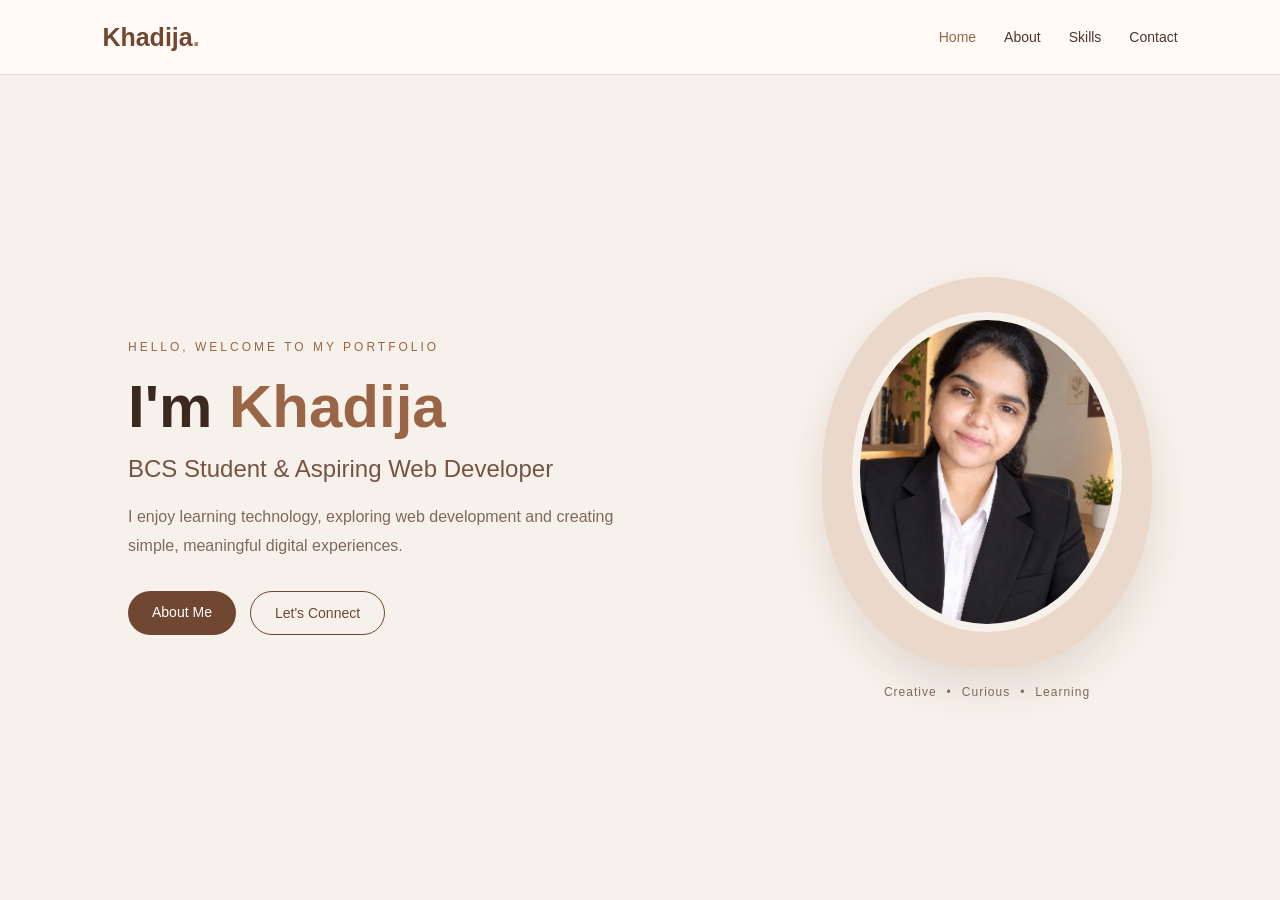
<file: index.html>
<!DOCTYPE html>
<html lang="en">

<head>
    <meta charset="UTF-8">
    <meta name="viewport" content="width=device-width, initial-scale=1.0">

    <title>Khadija | Portfolio</title>

    <link rel="stylesheet" href="style.css">
</head>

<body>

<header>

    <div class="logo">
        Khadija<span>.</span>
    </div>

    <nav>
        <a href="index.html" class="active">Home</a>
        <a href="about.html">About</a>
        <a href="skills.html">Skills</a>
        <a href="contact.html">Contact</a>
    </nav>

</header>


<main class="home">

    <div class="home-text">

        <p class="welcome">
            HELLO, WELCOME TO MY PORTFOLIO
        </p>

        <h1>
            I'm <span>Khadija</span>
        </h1>

        <h2>
            BCS Student &amp; Aspiring Web Developer
        </h2>

        <p class="intro">
            I enjoy learning technology, exploring web development
            and creating simple, meaningful digital experiences.
        </p>

        <div class="buttons">

            <a href="about.html" class="btn">
                About Me
            </a>

            <a href="contact.html" class="outline-btn">
                Let's Connect
            </a>

        </div>

    </div>


    <div class="profile-area">

        <div class="profile-shape">

            <!-- Your photo can be added here later -->

            <div class="photo-placeholder">
    <img src="profile.jpg" alt="Khadija Profile Photo">
</div>
        </div>

        <div class="profile-caption">
            <span>Creative</span>
            <span>•</span>
            <span>Curious</span>
            <span>•</span>
            <span>Learning</span>
        </div>

    </div>

</main>

</body>
</html>
</file>
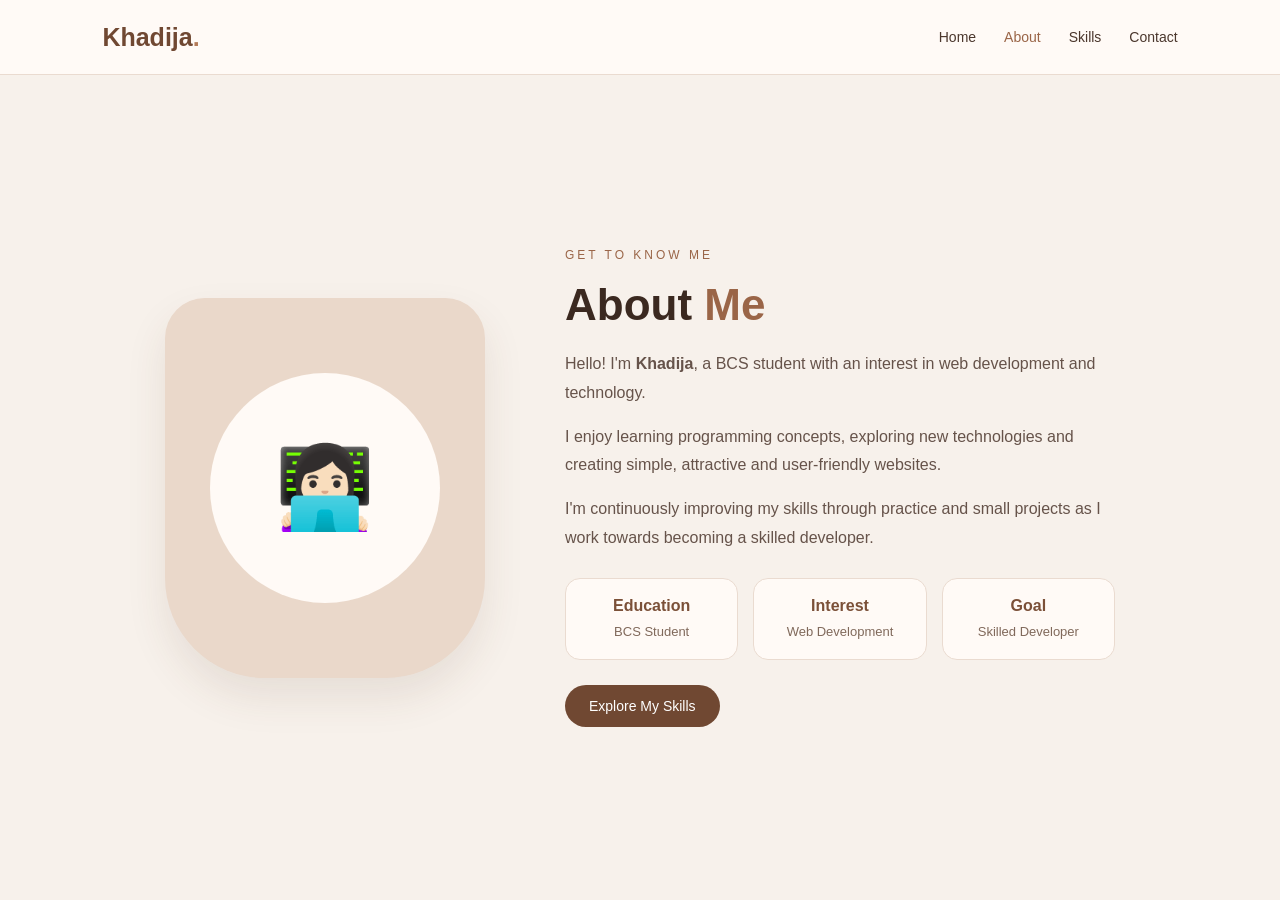
<file: about.html>
<!DOCTYPE html>
<html lang="en">

<head>
    <meta charset="UTF-8">
    <meta name="viewport" content="width=device-width, initial-scale=1.0">

    <title>About | Khadija</title>

    <link rel="stylesheet" href="style.css">
</head>

<body>

<header>

    <div class="logo">
        Khadija<span>.</span>
    </div>

    <nav>
        <a href="index.html">Home</a>
        <a href="about.html" class="active">About</a>
        <a href="skills.html">Skills</a>
        <a href="contact.html">Contact</a>
    </nav>

</header>


<section class="about">

    <div class="about-photo">

        <div class="profile-circle">
            👩🏻‍💻
        </div>

    </div>


    <div class="about-content">

        <p class="small-text">
            GET TO KNOW ME
        </p>

        <h1>
            About <span>Me</span>
        </h1>

        <p>
            Hello! I'm <b>Khadija</b>, a BCS student with an
            interest in web development and technology.
        </p>

        <p>
            I enjoy learning programming concepts, exploring
            new technologies and creating simple, attractive
            and user-friendly websites.
        </p>

        <p>
            I'm continuously improving my skills through
            practice and small projects as I work towards
            becoming a skilled developer.
        </p>


        <div class="info-box">

            <div>
                <h3>Education</h3>
                <p>BCS Student</p>
            </div>

            <div>
                <h3>Interest</h3>
                <p>Web Development</p>
            </div>

            <div>
                <h3>Goal</h3>
                <p>Skilled Developer</p>
            </div>

        </div>


        <a href="skills.html" class="btn">
            Explore My Skills
        </a>

    </div>

</section>

</body>
</html>
</file>
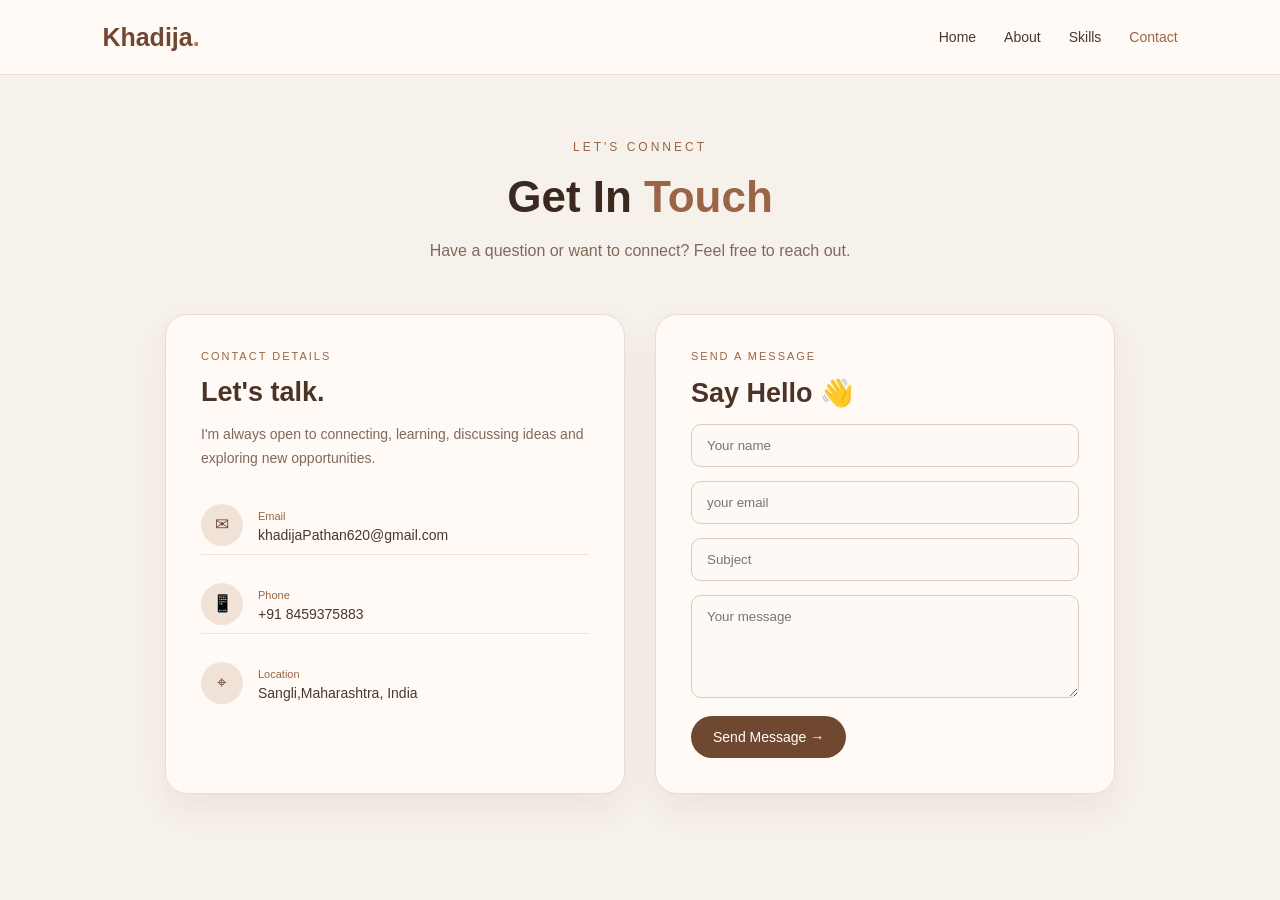
<file: contact.html>
<!DOCTYPE html>
<html lang="en">

<head>
    <meta charset="UTF-8">
    <meta name="viewport" content="width=device-width, initial-scale=1.0">

    <title>Contact | Khadija</title>

    <link rel="stylesheet" href="style.css">
</head>

<body>

<header>

    <div class="logo">
        Khadija<span>.</span>
    </div>

    <nav>
        <a href="index.html">Home</a>
        <a href="about.html">About</a>
        <a href="skills.html">Skills</a>
        <a href="contact.html" class="active">Contact</a>
    </nav>

</header>


<section class="contact-section">

    <div class="contact-heading">

        <p class="small-text">
            LET'S CONNECT
        </p>

        <h1>
            Get In <span>Touch</span>
        </h1>

        <p>
            Have a question or want to connect?
            Feel free to reach out.
        </p>

    </div>


    <div class="contact-container">


        <!-- CONTACT INFORMATION -->

        <div class="contact-info">

            <p class="contact-label">
                CONTACT DETAILS
            </p>

            <h2>
                Let's talk.
            </h2>

            <p class="contact-text">
                I'm always open to connecting, learning,
                discussing ideas and exploring new opportunities.
            </p>


            <div class="contact-detail">

                <span>✉</span>

                <div>
                    <small>Email</small>
                    <p>khadijaPathan620@gmail.com</p>
                </div>

            </div>


            <div class="contact-detail">

                <span>📱</span>

                <div>
                    <small>Phone</small>
                    <p>+91 8459375883</p>
                </div>

            </div>


            <div class="contact-detail">

                <span>⌖</span>

                <div>
                    <small>Location</small>
                    <p>Sangli,Maharashtra, India</p>
                </div>

            </div>

        </div>


        <!-- MESSAGE FORM -->

        <form class="contact-form">

            <p class="contact-label">
                SEND A MESSAGE
            </p>

            <h2>
                Say Hello 👋
            </h2>


            <input
                type="text"
                placeholder="Your name"
            >


            <input
                type="email"
                placeholder="your email"
            >


            <input
                type="text"
                placeholder="Subject"
            >


            <textarea
                rows="5"
                placeholder="Your message"
            ></textarea>


            <button type="submit">
                Send Message →
            </button>

        </form>


    </div>

</section>

</body>
</html>
</file>
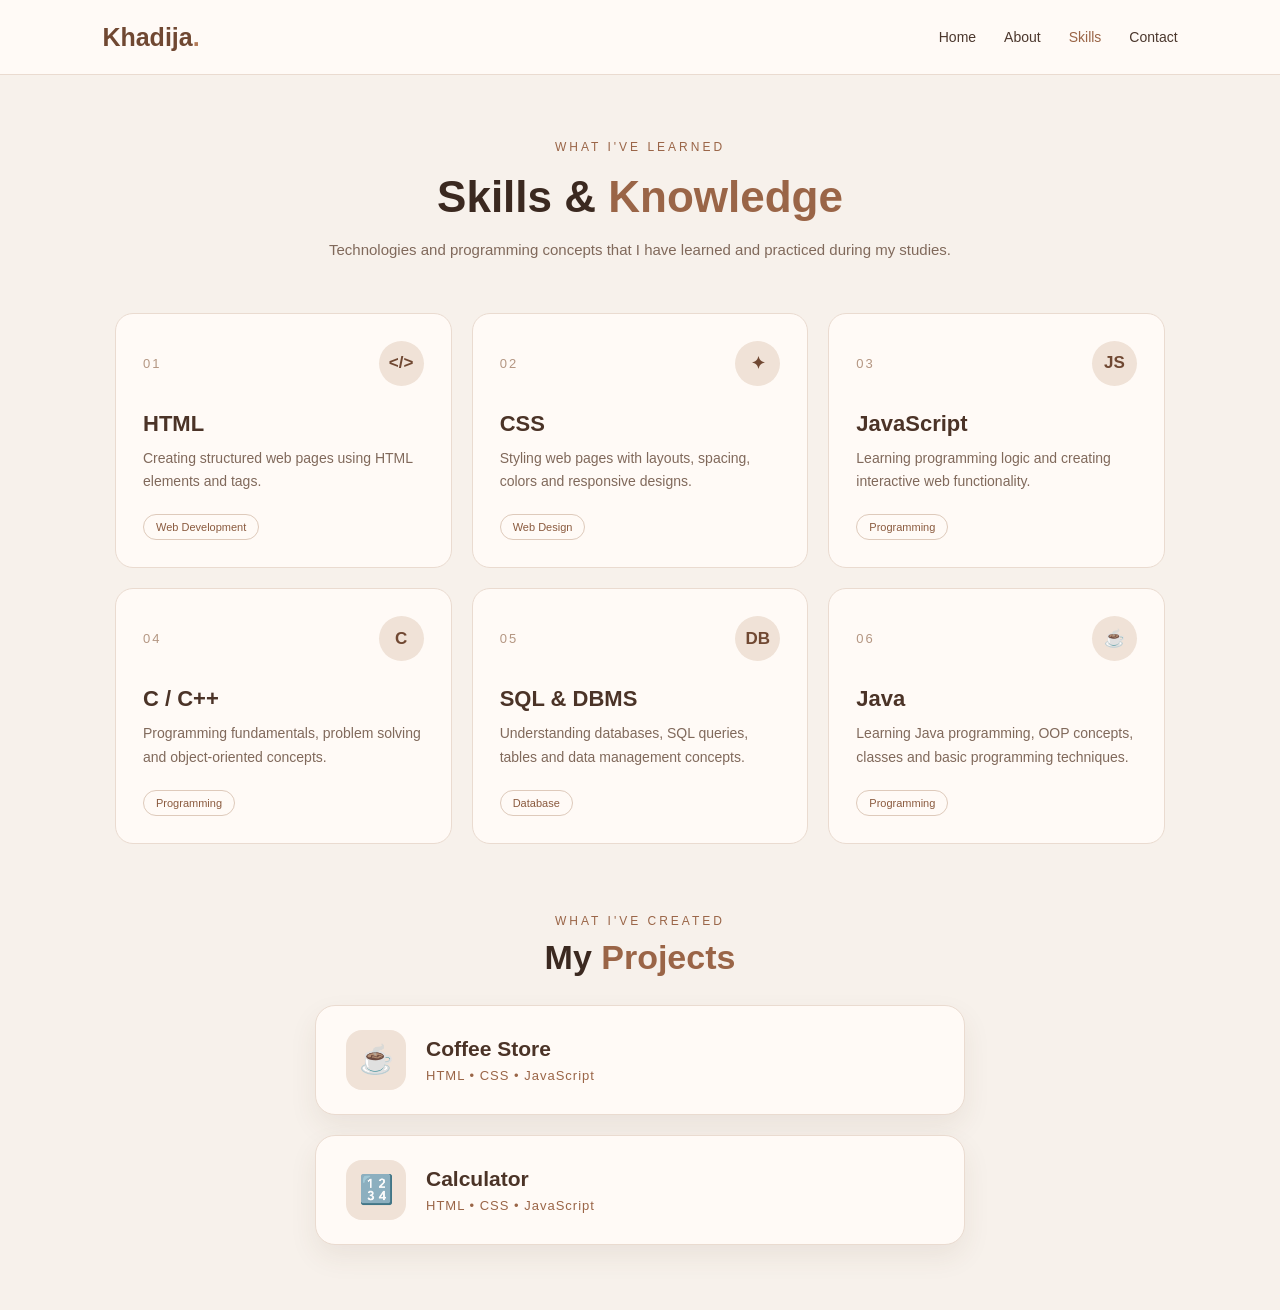
<file: skills.html>
<!DOCTYPE html>
<html lang="en">

<head>
    <meta charset="UTF-8">
    <meta name="viewport" content="width=device-width, initial-scale=1.0">

    <title>Skills | Khadija</title>

    <link rel="stylesheet" href="style.css">
</head>

<body>

<header>

    <div class="logo">
        Khadija<span>.</span>
    </div>

    <nav>
        <a href="index.html">Home</a>
        <a href="about.html">About</a>
        <a href="skills.html" class="active">Skills</a>
        <a href="contact.html">Contact</a>
    </nav>

</header>


<section class="skills-section">

    <div class="skills-heading">

        <p class="small-text">
            WHAT I'VE LEARNED
        </p>

        <h1>
            Skills & <span>Knowledge</span>
        </h1>

        <p>
            Technologies and programming concepts that
            I have learned and practiced during my studies.
        </p>

    </div>


    <div class="skills-container">


        <div class="skill-card">

            <div class="skill-top">
                <span class="skill-number">01</span>
                <span class="skill-icon">&lt;/&gt;</span>
            </div>

            <h2>HTML</h2>

            <p>
                Creating structured web pages using
                HTML elements and tags.
            </p>

            <span class="skill-tag">
                Web Development
            </span>

        </div>


        <div class="skill-card">

            <div class="skill-top">
                <span class="skill-number">02</span>
                <span class="skill-icon">✦</span>
            </div>

            <h2>CSS</h2>

            <p>
                Styling web pages with layouts, spacing,
                colors and responsive designs.
            </p>

            <span class="skill-tag">
                Web Design
            </span>

        </div>


        <div class="skill-card">

            <div class="skill-top">
                <span class="skill-number">03</span>
                <span class="skill-icon">JS</span>
            </div>

            <h2>JavaScript</h2>

            <p>
                Learning programming logic and creating
                interactive web functionality.
            </p>

            <span class="skill-tag">
                Programming
            </span>

        </div>


        <div class="skill-card">

            <div class="skill-top">
                <span class="skill-number">04</span>
                <span class="skill-icon">C</span>
            </div>

            <h2>C / C++</h2>

            <p>
                Programming fundamentals, problem solving
                and object-oriented concepts.
            </p>

            <span class="skill-tag">
                Programming
            </span>

        </div>


        <div class="skill-card">

            <div class="skill-top">
                <span class="skill-number">05</span>
                <span class="skill-icon">DB</span>
            </div>

            <h2>SQL & DBMS</h2>

            <p>
                Understanding databases, SQL queries,
                tables and data management concepts.
            </p>

            <span class="skill-tag">
                Database
            </span>

        </div>


        <div class="skill-card">

            <div class="skill-top">
                <span class="skill-number">06</span>
                <span class="skill-icon">☕</span>
            </div>

            <h2>Java</h2>

            <p>
                Learning Java programming, OOP concepts,
                classes and basic programming techniques.
            </p>

            <span class="skill-tag">
                Programming
            </span>

        </div>


    </div>
<div class="projects-section">

        <p class="small-text">
            WHAT I'VE CREATED
        </p>

        <h2>
            My <span>Projects</span>
        </h2>

        <div class="project-card">

            <div class="project-icon">
                ☕
            </div>

            <div>
                <h3>Coffee Store</h3>
                <p>HTML • CSS • JavaScript</p>
            </div>

        </div>

    </div>
    <div class="project-card">


    <div class="project-icon">
    🔢
</div>

    <div>
        <h3>Calculator</h3>
        <p>HTML • CSS • JavaScript</p>
    </div>

</div>
</section>

</body>
</html>
</file>
<file: style.css>
* {
    margin: 0;
    padding: 0;
    box-sizing: border-box;
}

body {
    font-family: Arial, sans-serif;
    background: #f7f1eb;
    color: #3b2920;
}

/* ================= HEADER ================= */

header {
    height: 75px;
    display: flex;
    justify-content: space-between;
    align-items: center;
    padding: 0 8%;
    background: #fffaf6;
    border-bottom: 1px solid #eadbd0;
}

.logo {
    font-size: 25px;
    font-weight: bold;
    color: #704832;
}

.logo span {
    color: #b47b58;
}

nav {
    display: flex;
    gap: 28px;
}

nav a {
    text-decoration: none;
    color: #4b372d;
    font-size: 14px;
    transition: 0.3s;
}

nav a:hover,
nav a.active {
    color: #9a6547;
}

/* ================= COMMON ================= */

.small-text {
    color: #9a6547;
    font-size: 12px;
    letter-spacing: 3px;
    margin-bottom: 18px;
}

.btn {
    display: inline-block;
    text-decoration: none;
    background: #704832;
    color: white;
    padding: 13px 24px;
    border-radius: 30px;
    font-size: 14px;
    transition: 0.3s;
}

.btn:hover {
    background: #4e3021;
    transform: translateY(-2px);
}

/* ================= HOME ================= */

.home {
    min-height: calc(100vh - 75px);
    display: flex;
    align-items: center;
    justify-content: space-between;
    padding: 70px 10%;
    gap: 60px;
}

.home-text {
    max-width: 580px;
}

.welcome {
    color: #9a6547;
    font-size: 12px;
    letter-spacing: 3px;
    margin-bottom: 20px;
}

.home-text h1 {
    font-size: 60px;
    line-height: 1.1;
    color: #3b2920;
    margin-bottom: 15px;
}

.home-text h1 span {
    color: #9a6547;
}

.home-text h2 {
    font-size: 24px;
    font-weight: normal;
    color: #765342;
    margin-bottom: 20px;
}

.home-text .intro {
    max-width: 500px;
    color: #80695b;
    font-size: 16px;
    line-height: 1.8;
}

.buttons {
    display: flex;
    gap: 14px;
    margin-top: 30px;
}

.outline-btn {
    display: inline-block;
    text-decoration: none;
    padding: 13px 24px;
    border-radius: 30px;
    font-size: 14px;
    border: 1px solid #704832;
    color: #704832;
    transition: 0.3s;
}

.outline-btn:hover {
    background: #704832;
    color: white;
}

/* HOME PHOTO */

.profile-area {
    text-align: center;
}

.profile-shape {
    width: 330px;
    height: 390px;
    background: #ead8ca;
    border-radius: 50% 50% 45% 45%;
    display: flex;
    justify-content: center;
    align-items: center;
    box-shadow: 0 20px 40px rgba(90, 60, 40, 0.12);
}

.photo-placeholder {
    width: 270px;
    height: 320px;
    background: #fffaf6;
    border-radius: 50% 50% 42% 42%;
    display: flex;
    justify-content: center;
    align-items: center;
    border: 8px solid #f7f1eb;
}

.photo-placeholder span {
    font-size: 55px;
    font-weight: bold;
    color: #9a6547;
}

.profile-caption {
    margin-top: 18px;
    display: flex;
    justify-content: center;
    gap: 10px;
    color: #80695b;
    font-size: 12px;
    letter-spacing: 1px;
}

/* ================= ABOUT ================= */

.about {
    min-height: calc(100vh - 75px);
    display: flex;
    align-items: center;
    justify-content: center;
    gap: 80px;
    padding: 60px 10%;
}

.about-photo {
    width: 320px;
    height: 380px;
    background: #ead8ca;
    border-radius: 40px 40px 100px 100px;
    display: flex;
    justify-content: center;
    align-items: center;
    box-shadow: 0 20px 40px rgba(90, 60, 40, 0.10);
}

.profile-circle {
    width: 230px;
    height: 230px;
    border-radius: 50%;
    background: #fffaf6;
    display: flex;
    justify-content: center;
    align-items: center;
    font-size: 80px;
}

.about-content {
    max-width: 550px;
}

.about-content h1 {
    font-size: 44px;
    margin-bottom: 20px;
}

.about-content h1 span {
    color: #9a6547;
}

.about-content > p:not(.small-text) {
    color: #66534a;
    line-height: 1.8;
    margin-bottom: 15px;
}

.info-box {
    display: flex;
    gap: 15px;
    margin: 25px 0;
}

.info-box div {
    flex: 1;
    background: #fffaf6;
    padding: 18px 12px;
    border-radius: 15px;
    border: 1px solid #eadbd0;
    text-align: center;
}

.info-box h3 {
    color: #7b5038;
    font-size: 16px;
    margin-bottom: 8px;
}

.info-box p {
    color: #80695b;
    font-size: 13px;
    line-height: 1.4;
}

/* ================= SKILLS ================= */

.skills-section {
    min-height: calc(100vh - 75px);
    padding: 65px 8%;
}

.skills-heading {
    text-align: center;
    max-width: 650px;
    margin: 0 auto 50px;
}

.skills-heading h1 {
    font-size: 44px;
    color: #3b2920;
    margin: 10px 0 15px;
}

.skills-heading h1 span {
    color: #9a6547;
}

.skills-heading > p:last-child {
    color: #80695b;
    line-height: 1.7;
    font-size: 15px;
}

.skills-container {
    max-width: 1050px;
    margin: auto;
    display: grid;
    grid-template-columns: repeat(3, 1fr);
    gap: 20px;
}

.skill-card {
    background: #fffaf6;
    padding: 27px;
    min-height: 245px;
    border: 1px solid #eadbd0;
    border-radius: 18px;
    transition: 0.3s;
}

.skill-card:hover {
    transform: translateY(-6px);
    box-shadow: 0 15px 30px rgba(90, 60, 40, 0.10);
}

.skill-top {
    display: flex;
    justify-content: space-between;
    align-items: center;
    margin-bottom: 25px;
}

.skill-number {
    color: #b49682;
    font-size: 13px;
    letter-spacing: 2px;
}

.skill-icon {
    width: 45px;
    height: 45px;
    border-radius: 50%;
    background: #f0e2d7;
    color: #704832;
    display: flex;
    justify-content: center;
    align-items: center;
    font-size: 17px;
    font-weight: bold;
}

.skill-card h2 {
    color: #4b3327;
    font-size: 22px;
    margin-bottom: 10px;
}

.skill-card p {
    color: #80695b;
    font-size: 14px;
    line-height: 1.7;
    margin-bottom: 20px;
}

.skill-tag {
    display: inline-block;
    padding: 6px 12px;
    border: 1px solid #decabb;
    border-radius: 20px;
    color: #8a5a3e;
    font-size: 11px;
}

/* ================= CONTACT ================= */

.contact-section {
    min-height: calc(100vh - 75px);
    padding: 65px 8%;
}

.contact-heading {
    text-align: center;
    max-width: 650px;
    margin: 0 auto 50px;
}

.contact-heading h1 {
    font-size: 44px;
    margin: 10px 0 15px;
}

.contact-heading h1 span {
    color: #9a6547;
}

.contact-heading > p:last-child {
    color: #80695b;
    line-height: 1.7;
}

.contact-container {
    max-width: 950px;
    margin: auto;
    display: grid;
    grid-template-columns: 1fr 1fr;
    gap: 30px;
}

.contact-info,
.contact-form {
    background: #fffaf6;
    border: 1px solid #eadbd0;
    border-radius: 22px;
    padding: 35px;
    box-shadow: 0 15px 35px rgba(90, 60, 40, 0.07);
}

.contact-label {
    color: #9a6547;
    font-size: 11px;
    letter-spacing: 2px;
    margin-bottom: 15px;
}

.contact-info h2,
.contact-form h2 {
    color: #4b3327;
    font-size: 27px;
    margin-bottom: 15px;
}

.contact-text {
    color: #80695b;
    font-size: 14px;
    line-height: 1.7;
    margin-bottom: 25px;
}

.contact-detail {
    display: flex;
    align-items: center;
    gap: 15px;
    margin: 20px 0;
}

.contact-detail > span {
    width: 42px;
    height: 42px;
    border-radius: 50%;
    background: #f0e2d7;
    display: flex;
    justify-content: center;
    align-items: center;
}

.contact-detail small {
    color: #9a6547;
    font-size: 11px;
}

.contact-detail p {
    color: #4b372d;
    font-size: 14px;
    margin-top: 3px;
}

.contact-form input,
.contact-form textarea {
    width: 100%;
    padding: 13px 15px;
    margin-bottom: 14px;
    border: 1px solid #decabb;
    border-radius: 10px;
    background: #fdf9f5;
    color: #3b2920;
    font-family: Arial, sans-serif;
    outline: none;
}

.contact-form textarea {
    resize: vertical;
}

.contact-form input:focus,
.contact-form textarea:focus {
    border-color: #9a6547;
}

.contact-form button {
    border: none;
    background: #704832;
    color: white;
    padding: 13px 22px;
    border-radius: 25px;
    cursor: pointer;
    font-size: 14px;
}

.contact-form button:hover {
    background: #4e3021;
}


/* ================= MOBILE ================= */

@media (max-width: 800px) {

    header {
        padding: 0 5%;
    }

    .logo {
        font-size: 19px;
    }

    nav {
        gap: 11px;
    }

    nav a {
        font-size: 11px;
    }

    /* HOME */

    .home {
        flex-direction: column;
        text-align: center;
        padding: 50px 7%;
        gap: 45px;
    }

    .home-text h1 {
        font-size: 43px;
    }

    .home-text h2 {
        font-size: 20px;
    }

    .home-text .intro {
        font-size: 15px;
    }

    .buttons {
        justify-content: center;
        flex-wrap: wrap;
    }

    .profile-shape {
        width: 260px;
        height: 310px;
    }

    .photo-placeholder {
        width: 210px;
        height: 255px;
    }

    .photo-placeholder span {
        font-size: 42px;
    }

    /* ABOUT */

    .about {
        flex-direction: column;
        text-align: center;
        padding: 45px 7%;
        gap: 35px;
    }

    .about-photo {
        width: 250px;
        height: 290px;
    }

    .profile-circle {
        width: 180px;
        height: 180px;
        font-size: 70px;
    }

    .about-content h1 {
        font-size: 38px;
    }

    .info-box {
        flex-direction: column;
    }

    /* SKILLS */

    .skills-section {
        padding: 50px 7%;
    }

    .skills-heading h1 {
        font-size: 36px;
    }

    .skills-container {
        grid-template-columns: 1fr;
        max-width: 430px;
    }

    .skill-card {
        min-height: auto;
    }

    /* CONTACT */

    .contact-section {
        padding: 50px 7%;
    }

    .contact-heading h1 {
        font-size: 36px;
    }

    .contact-container {
        grid-template-columns: 1fr;
    }

    .contact-info,
    .contact-form {
        padding: 25px;
    }
}
/* ================= PROJECTS ================= */

.projects-section {
    max-width: 1050px;
    margin: 70px auto 20px;
    text-align: center;
}

.projects-section .small-text {
    margin-bottom: 10px;
}

.projects-section h2 {
    font-size: 34px;
    color: #3b2920;
    margin-bottom: 28px;
}

.projects-section h2 span {
    color: #9a6547;
}

.project-card {
    max-width: 650px;
    margin: auto;
    padding: 24px 30px;
    background: #fffaf6;
    border: 1px solid #eadbd0;
    border-radius: 20px;
    display: flex;
    align-items: center;
    gap: 20px;
    text-align: left;
    box-shadow: 0 12px 28px rgba(90, 60, 40, 0.08);
    transition: 0.3s;
}

.project-card:hover {
    transform: translateY(-5px);
    box-shadow: 0 18px 35px rgba(90, 60, 40, 0.12);
}

.project-icon {
    width: 60px;
    height: 60px;
    border-radius: 16px;
    background: #f0e2d7;
    display: flex;
    align-items: center;
    justify-content: center;
    font-size: 28px;
    flex-shrink: 0;
}

.project-card h3 {
    color: #4b3327;
    font-size: 21px;
    margin-bottom: 7px;
}

.project-card p {
    color: #9a6547;
    font-size: 13px;
    letter-spacing: 1px;
}

/* PROJECT MOBILE */

@media (max-width: 800px) {

    .projects-section {
        margin-top: 55px;
    }

    .projects-section h2 {
        font-size: 30px;
    }

    .project-card {
        padding: 20px;
    }

}
/* ================= CONTACT FINISHING ================= */

.contact-info,
.contact-form {
    transition: 0.3s ease;
}

.contact-info:hover,
.contact-form:hover {
    transform: translateY(-4px);
    box-shadow: 0 20px 40px rgba(90, 60, 40, 0.10);
}

.contact-detail {
    padding: 8px 0;
    border-bottom: 1px solid #f0e2d7;
}

.contact-detail:last-child {
    border-bottom: none;
}

.contact-detail > span {
    color: #704832;
    font-size: 17px;
}

.contact-form button {
    transition: 0.3s ease;
}

.contact-form button:hover {
    transform: translateY(-2px);
    box-shadow: 0 8px 18px rgba(90, 60, 40, 0.15);
}
.photo-placeholder {
    overflow: hidden;
    border-radius: 50%;
}

.photo-placeholder img {
    width: 100%;
    height: 100%;
    object-fit: cover;
    display: block;
}
</file>
